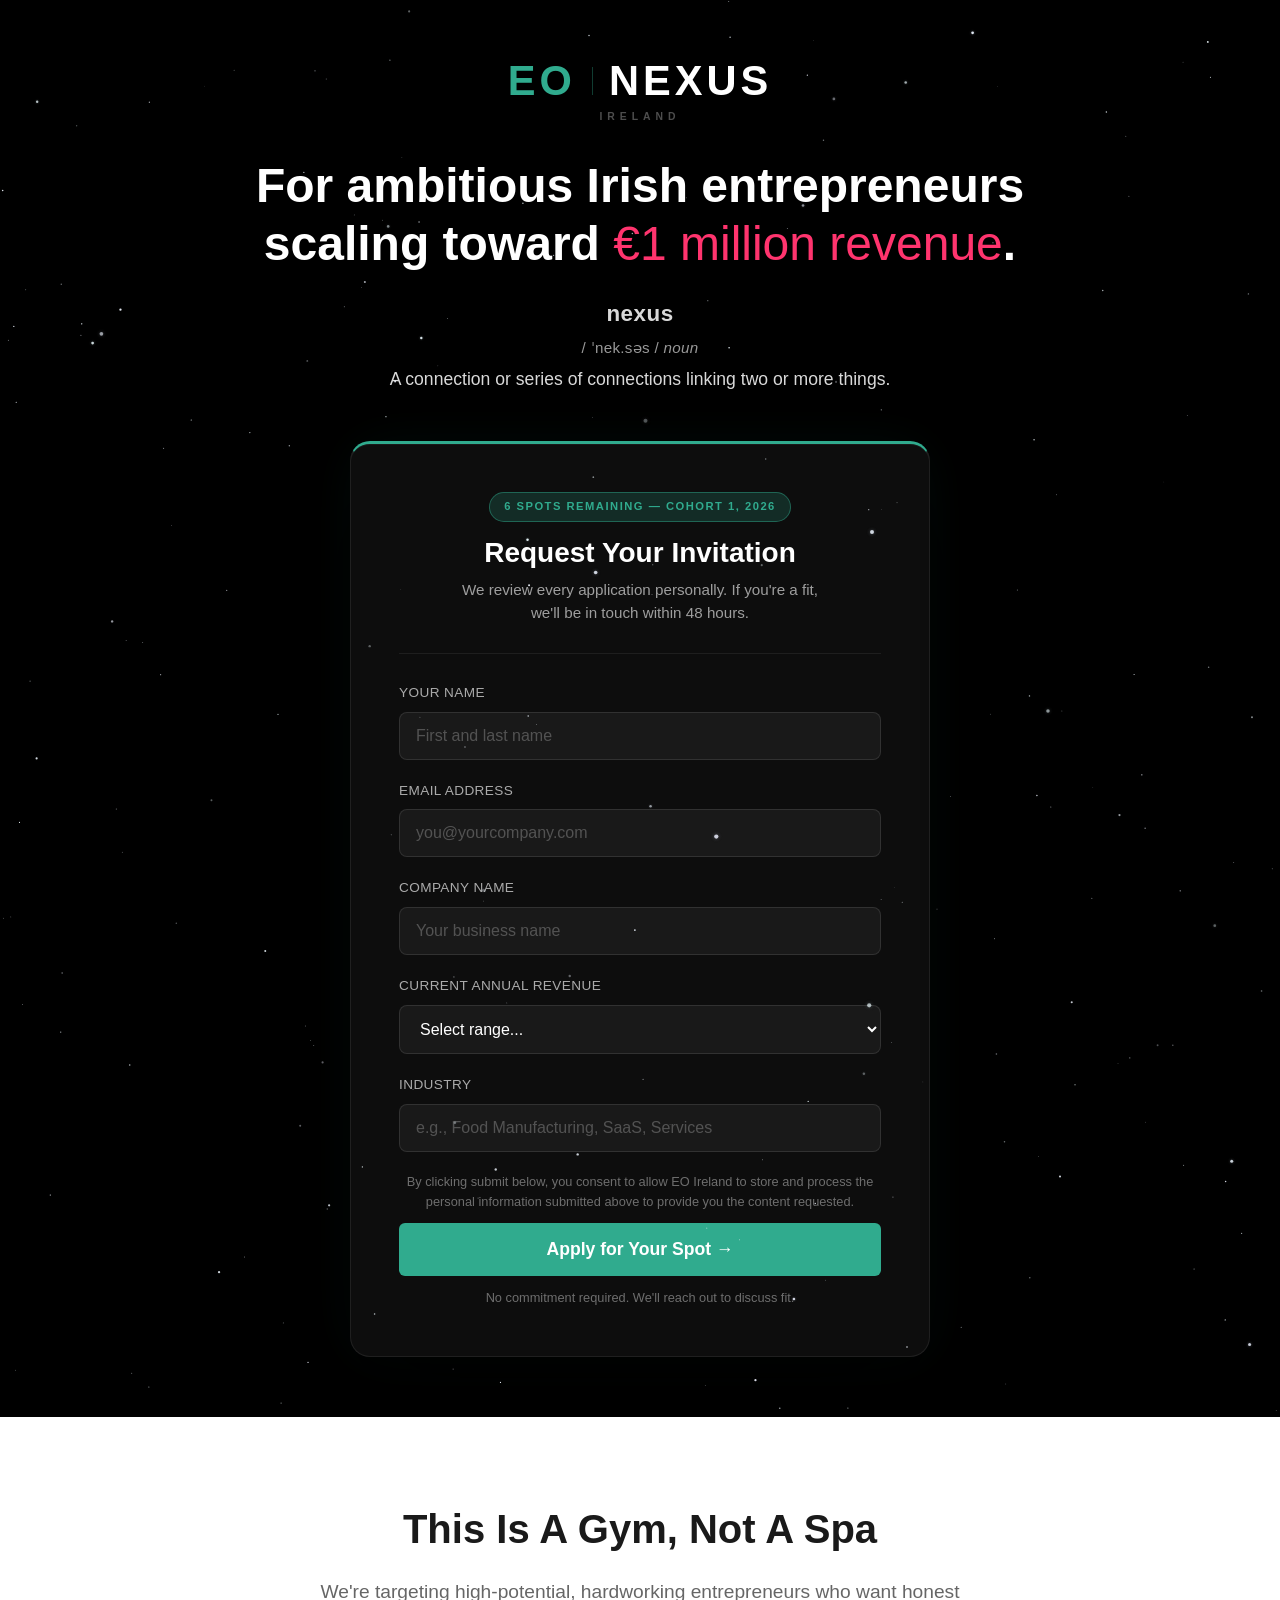
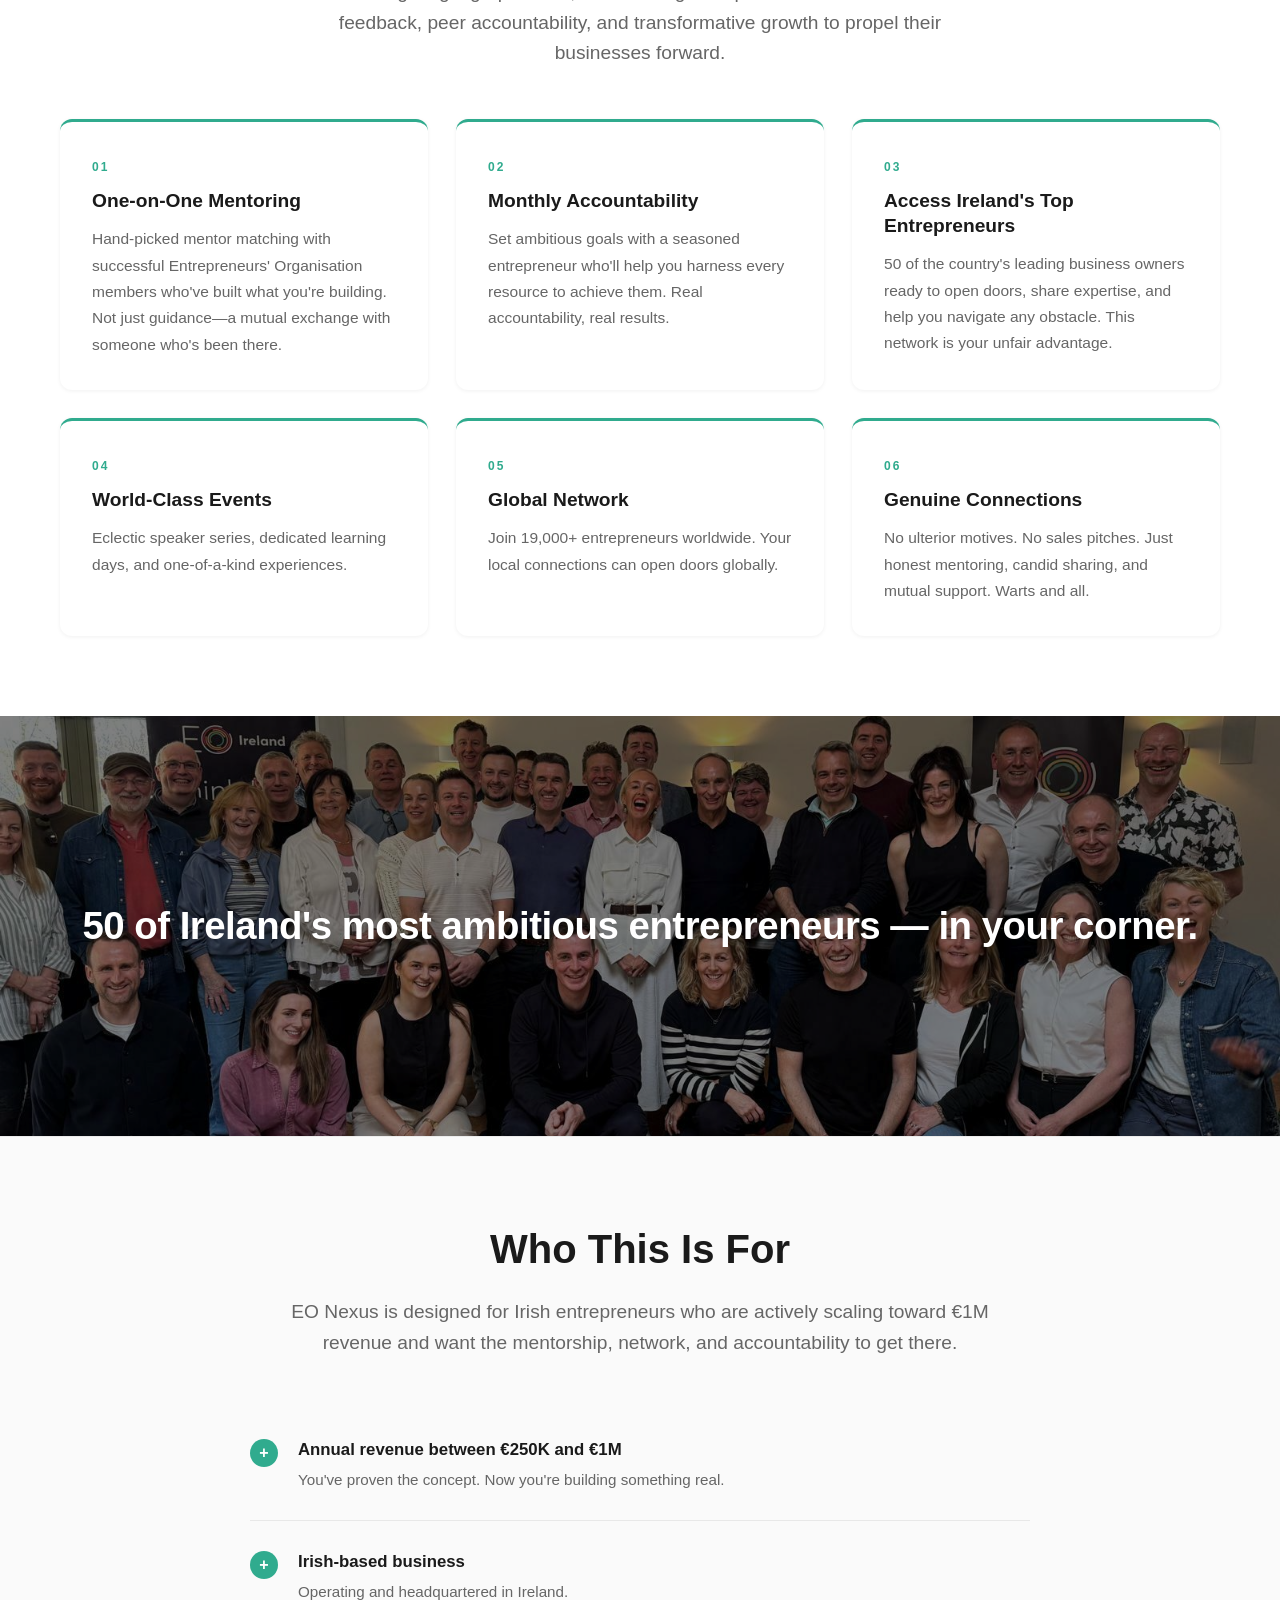
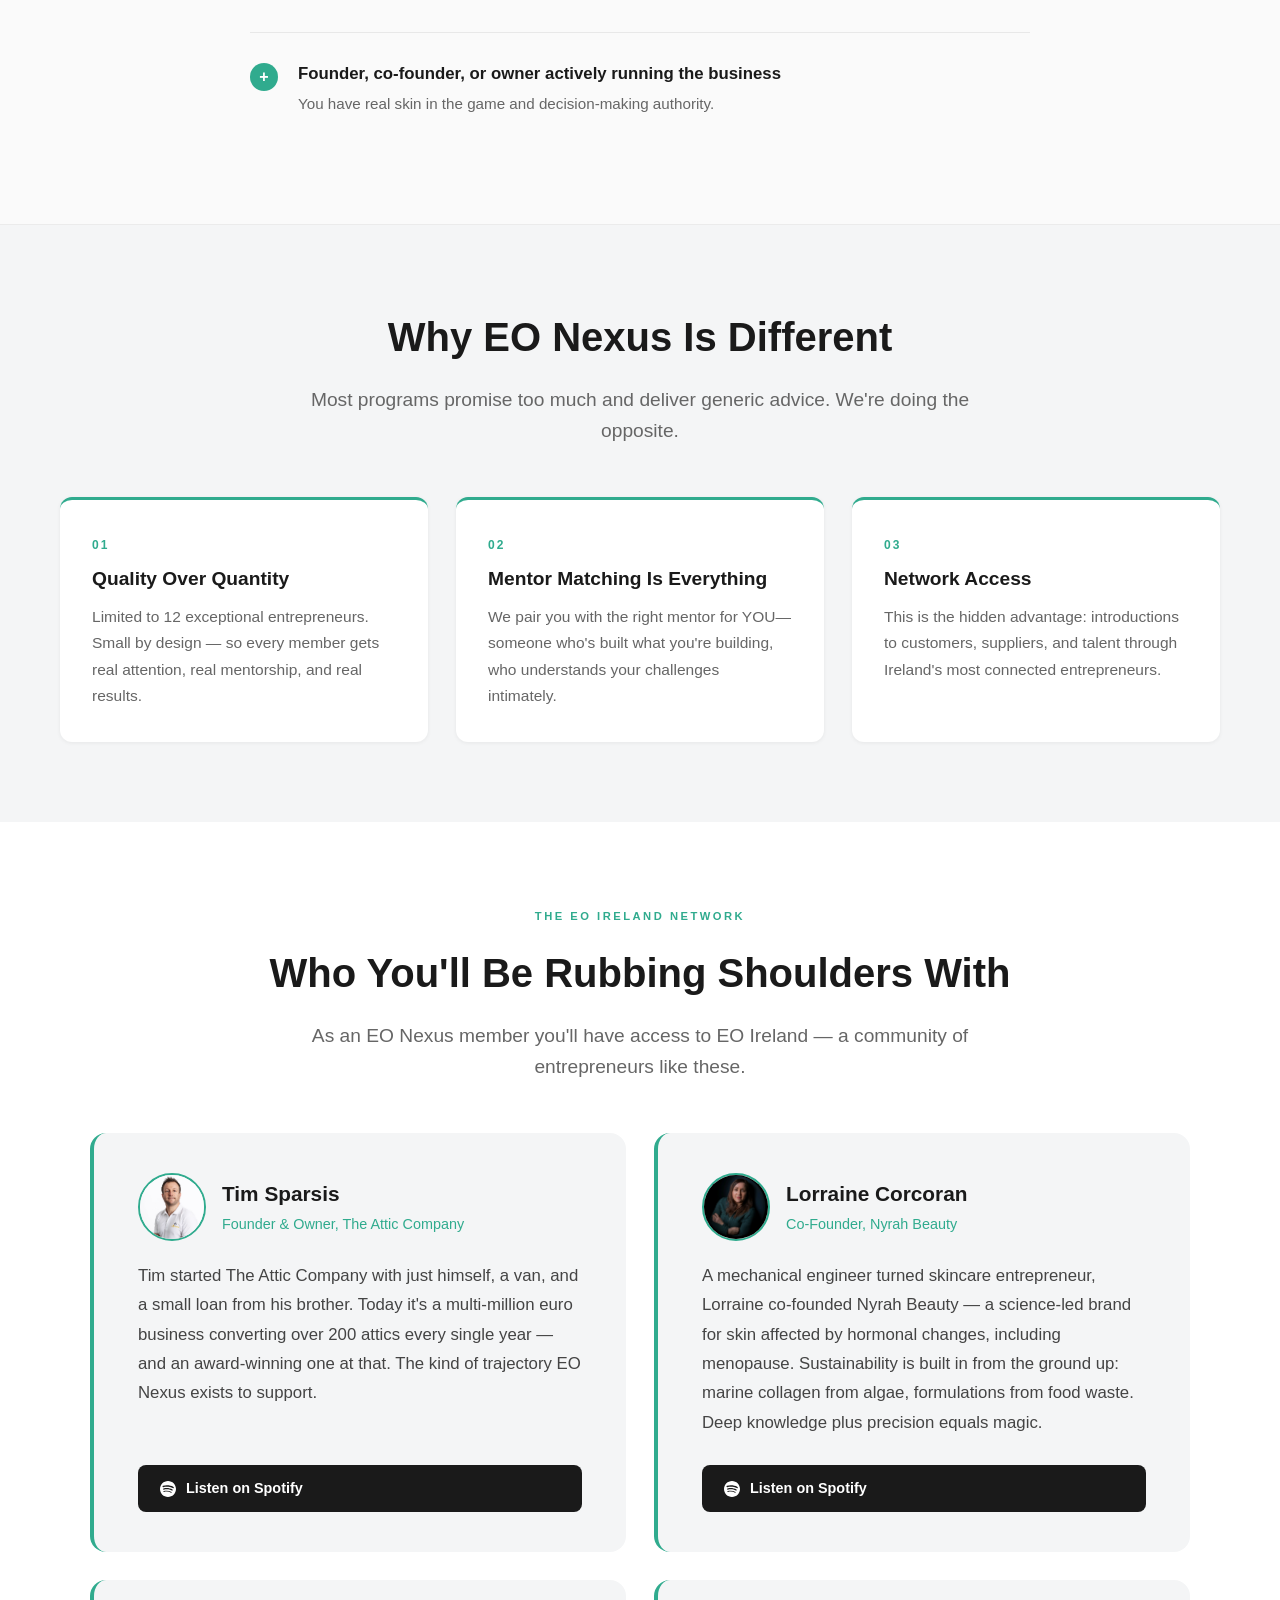
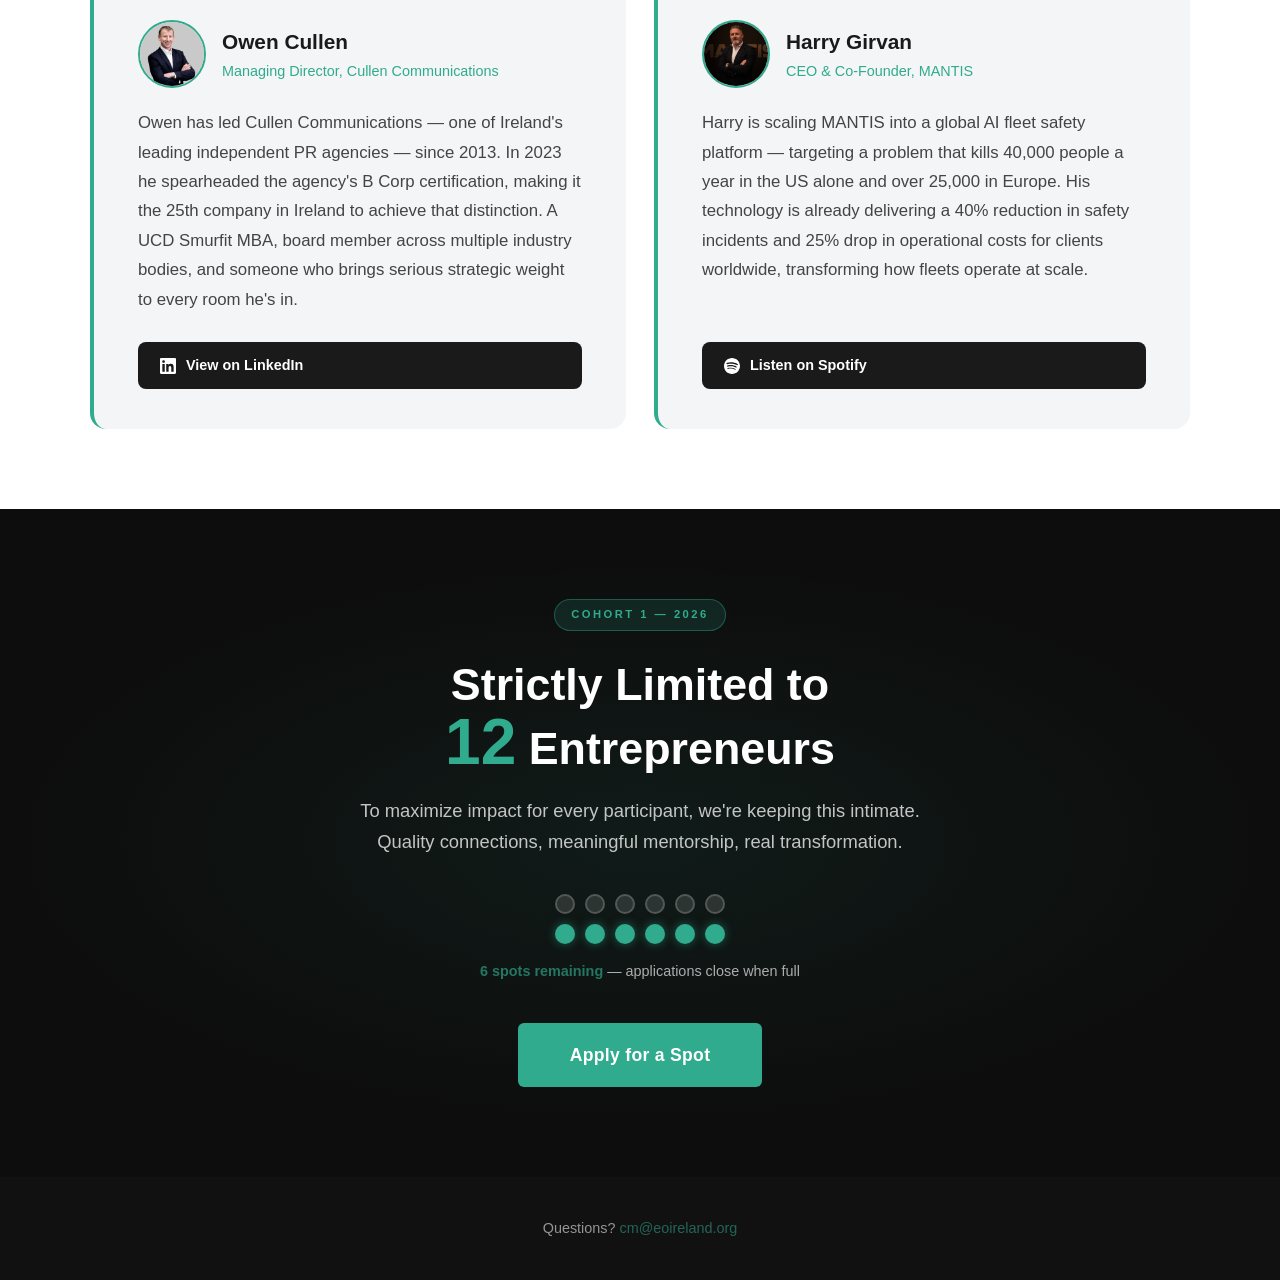
<file: index.html>
<!DOCTYPE html>
<html lang="en">
<head>
    <meta charset="UTF-8">
    <meta name="viewport" content="width=device-width, initial-scale=1.0">
    <title>EO Nexus Ireland | For Ambitious Irish Entrepreneurs Scaling to €1M</title>
    <meta name="description" content="Limited to 12 exceptional Irish entrepreneurs. Hand-picked mentorship. Access to Ireland's top business leaders.">
    <link rel="icon" type="image/png" href="favicon.ico">
    <link rel="stylesheet" href="styles.css">
    <!-- Google tag (gtag.js) -->
    <script async src="https://www.googletagmanager.com/gtag/js?id=G-VJ6G5GHTL7"></script>
    <script>
        window.dataLayer = window.dataLayer || [];
        function gtag(){dataLayer.push(arguments);}
        gtag('js', new Date());
        gtag('config', 'G-VJ6G5GHTL7');
    </script>
</head>
<body>
    <section class="hero">
        <canvas id="starCanvas"></canvas>
        <div class="container">
            <div class="hero-content">
                <div class="logo">
                    <div class="logo-wordmark">
                        <span class="logo-eo">EO</span>
                        <span class="logo-bar"></span>
                        <span class="logo-nexus">NEXUS</span>
                    </div>
                    <div class="logo-region">Ireland</div>
                </div>
                
                <h1>For ambitious Irish entrepreneurs scaling toward <span class="highlight">€1 million revenue</span>.</h1>

                <p class="definition">
                    <span class="definition-word">nexus</span>
                    <span class="definition-meta">/ ˈnek.səs / <em>noun</em></span>
                    <span class="definition-text">A connection or series of connections linking two or more things.</span>
                </p>
                
                <div class="cta-section" id="applyForm">
                    <div class="form-header">
                        <span class="form-badge">6 Spots Remaining — Cohort 1, 2026</span>
                        <h2 class="form-heading">Request Your Invitation</h2>
                        <p class="form-subtext">We review every application personally. If you're a fit, we'll be in touch within 48 hours.</p>
                    </div>

                    <hr class="form-divider">
                    <div id="successMessage" class="success-message" role="status">
                        Application received. We'll review it and be in touch within 48 hours.
                    </div>
                    <div id="errorMessage" class="error-message" role="alert">
                        Something went wrong submitting your application. Please try again in a moment.
                    </div>

                    <form id="interestForm" method="post">
                        <div class="form-group">
                            <label for="name">Your Name</label>
                            <input type="text" id="name" name="name" placeholder="First and last name" pattern=".*\S.*" title="Please enter your name" maxlength="100" required>
                        </div>

                        <div class="form-group">
                            <label for="email">Email Address</label>
                            <input type="email" id="email" name="email" placeholder="you@yourcompany.com" maxlength="254" required>
                        </div>

                        <div class="form-group">
                            <label for="company">Company Name</label>
                            <input type="text" id="company" name="company" placeholder="Your business name" maxlength="150" required>
                        </div>

                        <div class="form-group">
                            <label for="revenue">Current Annual Revenue</label>
                            <select id="revenue" name="revenue" required>
                                <option value="">Select range...</option>
                                <option value="under-250k">Under €250K</option>
                                <option value="250k-500k">€250K – €500K</option>
                                <option value="500k-750k">€500K – €750K</option>
                                <option value="750k-1m">€750K – €1M</option>
                                <option value="over-1m">Over €1M</option>
                            </select>
                        </div>

                        <div class="form-group">
                            <label for="industry">Industry</label>
                            <input type="text" id="industry" name="industry" placeholder="e.g., Food Manufacturing, SaaS, Services" maxlength="100" required>
                        </div>

                        <div class="hp-field" aria-hidden="true">
                            <label for="website">Website</label>
                            <input type="text" id="website" name="website" tabindex="-1" autocomplete="off">
                        </div>

                        <p class="form-disclaimer">By clicking submit below, you consent to allow EO Ireland to store and process the personal information submitted above to provide you the content requested.</p>
                        <button type="submit" class="btn-primary">Apply for Your Spot &rarr;</button>
                        <p class="form-disclaimer">No commitment required. We'll reach out to discuss fit.</p>
                    </form>
                </div>
            </div>
        </div>
    </section>

    <section class="section">
        <div class="container">
            <h2>This Is A Gym, Not A Spa</h2>
            <p class="section-intro">
                We're targeting high-potential, hardworking entrepreneurs who want honest feedback, 
                peer accountability, and transformative growth to propel their businesses forward.
            </p>
            
            <div class="benefits-grid">
                <div class="benefit-card">
                    <span class="card-number">01</span>
                    <h3>One-on-One Mentoring</h3>
                    <p>Hand-picked mentor matching with successful Entrepreneurs' Organisation members who've built what you're building. Not just guidance—a mutual exchange with someone who's been there.</p>
                </div>

                <div class="benefit-card">
                    <span class="card-number">02</span>
                    <h3>Monthly Accountability</h3>
                    <p>Set ambitious goals with a seasoned entrepreneur who'll help you harness every resource to achieve them. Real accountability, real results.</p>
                </div>

                <div class="benefit-card">
                    <span class="card-number">03</span>
                    <h3>Access Ireland's Top Entrepreneurs</h3>
                    <p>50 of the country's leading business owners ready to open doors, share expertise, and help you navigate any obstacle. This network is your unfair advantage.</p>
                </div>

                <div class="benefit-card">
                    <span class="card-number">04</span>
                    <h3>World-Class Events</h3>
                    <p>Eclectic speaker series, dedicated learning days, and one-of-a-kind experiences.</p>
                </div>

                <div class="benefit-card">
                    <span class="card-number">05</span>
                    <h3>Global Network</h3>
                    <p>Join 19,000+ entrepreneurs worldwide. Your local connections can open doors globally.</p>
                </div>

                <div class="benefit-card">
                    <span class="card-number">06</span>
                    <h3>Genuine Connections</h3>
                    <p>No ulterior motives. No sales pitches. Just honest mentoring, candid sharing, and mutual support. Warts and all.</p>
                </div>
            </div>
        </div>
    </section>

    <div class="spotlight-banner">
        <img src="EO-Ireland.jpg" alt="EO Ireland members" class="spotlight-banner-img">
        <div class="spotlight-banner-caption">50 of Ireland's most ambitious entrepreneurs — in your corner.</div>
    </div>

    <section class="who-for">
        <div class="container">
            <h2>Who This Is For</h2>
            <p class="section-intro">
                EO Nexus is designed for Irish entrepreneurs who are actively scaling toward €1M revenue and want the mentorship, network, and accountability to get there.
            </p>
            
            <ul class="criteria-list">
                <li class="criteria-item">
                    <span class="criteria-check">+</span>
                    <div>
                        <strong>Annual revenue between €250K and €1M</strong>
                        <p>You've proven the concept. Now you're building something real.</p>
                    </div>
                </li>
                <li class="criteria-item">
                    <span class="criteria-check">+</span>
                    <div>
                        <strong>Irish-based business</strong>
                        <p>Operating and headquartered in Ireland.</p>
                    </div>
                </li>
                <li class="criteria-item">
                    <span class="criteria-check">+</span>
                    <div>
                        <strong>Founder, co-founder, or owner actively running the business</strong>
                        <p>You have real skin in the game and decision-making authority.</p>
                    </div>
                </li>
            </ul>
        </div>
    </section>

    <section class="section section-dark">
        <div class="container">
            <h2>Why EO Nexus Is Different</h2>
            <p class="section-intro">
                Most programs promise too much and deliver generic advice. We're doing the opposite.
            </p>
            
            <div class="benefits-grid">
                <div class="benefit-card">
                    <span class="card-number">01</span>
                    <h3>Quality Over Quantity</h3>
                    <p>Limited to 12 exceptional entrepreneurs. Small by design — so every member gets real attention, real mentorship, and real results.</p>
                </div>

                <div class="benefit-card">
                    <span class="card-number">02</span>
                    <h3>Mentor Matching Is Everything</h3>
                    <p>We pair you with the right mentor for YOU—someone who's built what you're building, who understands your challenges intimately.</p>
                </div>

                <div class="benefit-card">
                    <span class="card-number">03</span>
                    <h3>Network Access</h3>
                    <p>This is the hidden advantage: introductions to customers, suppliers, and talent through Ireland's most connected entrepreneurs.</p>
                </div>
            </div>
        </div>
    </section>

    <section class="section member-spotlight">
        <div class="container">
            <span class="spotlight-label">The EO Ireland Network</span>
            <h2>Who You'll Be Rubbing Shoulders With</h2>
            <p class="section-intro">As an EO Nexus member you'll have access to EO Ireland — a community of entrepreneurs like these.</p>

            <div class="spotlight-grid">
                <div class="spotlight-card">
                    <div class="spotlight-meta">
                        <img src="tim-sparsis.jpeg" alt="Tim Sparsis" class="spotlight-photo">
                        <div>
                            <strong class="spotlight-name">Tim Sparsis</strong>
                            <span class="spotlight-role">Founder &amp; Owner, The Attic Company</span>
                        </div>
                    </div>
                    <p class="spotlight-bio">Tim started The Attic Company with just himself, a van, and a small loan from his brother. Today it's a multi-million euro business converting over 200 attics every single year — and an award-winning one at that. The kind of trajectory EO Nexus exists to support.</p>
                    <a href="https://open.spotify.com/episode/1LFWBbH2qSFc4775u2BtSK?si=CHAmRAcMS_OOUDqTNV-iTA" target="_blank" rel="noopener" class="btn-podcast">
                        <svg width="16" height="16" viewBox="0 0 24 24" fill="currentColor" xmlns="http://www.w3.org/2000/svg"><path d="M12 0C5.4 0 0 5.4 0 12s5.4 12 12 12 12-5.4 12-12S18.66 0 12 0zm5.521 17.34c-.24.359-.66.48-1.021.24-2.82-1.74-6.36-2.101-10.561-1.141-.418.122-.779-.179-.899-.539-.12-.421.18-.78.54-.9 4.56-1.021 8.52-.6 11.64 1.32.42.18.479.659.301 1.02zm1.44-3.3c-.301.42-.841.6-1.262.3-3.239-1.98-8.159-2.58-11.939-1.38-.479.12-1.02-.12-1.14-.6-.12-.48.12-1.021.6-1.141C9.6 9.9 15 10.561 18.72 12.84c.361.181.54.78.241 1.2zm.12-3.36C15.24 8.4 8.82 8.16 5.16 9.301c-.6.179-1.2-.181-1.38-.721-.18-.601.18-1.2.72-1.381 4.26-1.26 11.28-1.02 15.721 1.621.539.3.719 1.02.419 1.56-.299.421-1.02.599-1.559.3z"/></svg>
                        Listen on Spotify
                    </a>
                </div>

                <div class="spotlight-card">
                    <div class="spotlight-meta">
                        <img src="lorraine-corcoran.jpeg" alt="Lorraine Corcoran" class="spotlight-photo">
                        <div>
                            <strong class="spotlight-name">Lorraine Corcoran</strong>
                            <span class="spotlight-role">Co-Founder, Nyrah Beauty</span>
                        </div>
                    </div>
                    <p class="spotlight-bio">A mechanical engineer turned skincare entrepreneur, Lorraine co-founded Nyrah Beauty — a science-led brand for skin affected by hormonal changes, including menopause. Sustainability is built in from the ground up: marine collagen from algae, formulations from food waste. Deep knowledge plus precision equals magic.</p>
                    <a href="https://open.spotify.com/episode/4WPW17wEFFq39ZgBm0wLdZ?si=JPrSayWaQ1-X8lIywtfMWA" target="_blank" rel="noopener" class="btn-podcast">
                        <svg width="16" height="16" viewBox="0 0 24 24" fill="currentColor" xmlns="http://www.w3.org/2000/svg"><path d="M12 0C5.4 0 0 5.4 0 12s5.4 12 12 12 12-5.4 12-12S18.66 0 12 0zm5.521 17.34c-.24.359-.66.48-1.021.24-2.82-1.74-6.36-2.101-10.561-1.141-.418.122-.779-.179-.899-.539-.12-.421.18-.78.54-.9 4.56-1.021 8.52-.6 11.64 1.32.42.18.479.659.301 1.02zm1.44-3.3c-.301.42-.841.6-1.262.3-3.239-1.98-8.159-2.58-11.939-1.38-.479.12-1.02-.12-1.14-.6-.12-.48.12-1.021.6-1.141C9.6 9.9 15 10.561 18.72 12.84c.361.181.54.78.241 1.2zm.12-3.36C15.24 8.4 8.82 8.16 5.16 9.301c-.6.179-1.2-.181-1.38-.721-.18-.601.18-1.2.72-1.381 4.26-1.26 11.28-1.02 15.721 1.621.539.3.719 1.02.419 1.56-.299.421-1.02.599-1.559.3z"/></svg>
                        Listen on Spotify
                    </a>
                </div>

                <div class="spotlight-card">
                    <div class="spotlight-meta">
                        <img src="owen-cullen.jpeg" alt="Owen Cullen" class="spotlight-photo">
                        <div>
                            <strong class="spotlight-name">Owen Cullen</strong>
                            <span class="spotlight-role">Managing Director, Cullen Communications</span>
                        </div>
                    </div>
                    <p class="spotlight-bio">Owen has led Cullen Communications — one of Ireland's leading independent PR agencies — since 2013. In 2023 he spearheaded the agency's B Corp certification, making it the 25th company in Ireland to achieve that distinction. A UCD Smurfit MBA, board member across multiple industry bodies, and someone who brings serious strategic weight to every room he's in.</p>
                    <a href="https://www.linkedin.com/in/owen-cullen-6048a418/" target="_blank" rel="noopener" class="btn-podcast">
                        <svg width="16" height="16" viewBox="0 0 24 24" fill="currentColor" xmlns="http://www.w3.org/2000/svg"><path d="M20.447 20.452h-3.554v-5.569c0-1.328-.027-3.037-1.852-3.037-1.853 0-2.136 1.445-2.136 2.939v5.667H9.351V9h3.414v1.561h.046c.477-.9 1.637-1.85 3.37-1.85 3.601 0 4.267 2.37 4.267 5.455v6.286zM5.337 7.433a2.062 2.062 0 0 1-2.063-2.065 2.064 2.064 0 1 1 2.063 2.065zm1.782 13.019H3.555V9h3.564v11.452zM22.225 0H1.771C.792 0 0 .774 0 1.729v20.542C0 23.227.792 24 1.771 24h20.451C23.2 24 24 23.227 24 22.271V1.729C24 .774 23.2 0 22.222 0h.003z"/></svg>
                        View on LinkedIn
                    </a>
                </div>

                <div class="spotlight-card">
                    <div class="spotlight-meta">
                        <img src="harry-girvan.jpeg" alt="Harry Girvan" class="spotlight-photo">
                        <div>
                            <strong class="spotlight-name">Harry Girvan</strong>
                            <span class="spotlight-role">CEO & Co-Founder, MANTIS</span>
                        </div>
                    </div>
                    <p class="spotlight-bio">Harry is scaling MANTIS into a global AI fleet safety platform — targeting a problem that kills 40,000 people a year in the US alone and over 25,000 in Europe. His technology is already delivering a 40% reduction in safety incidents and 25% drop in operational costs for clients worldwide, transforming how fleets operate at scale.</p>
                    <a href="https://open.spotify.com/episode/6s7P3mKEPSRfpIAhPXAeIq?si=vqmVUSRwR_Gn7UeM_PrHxQ" target="_blank" rel="noopener" class="btn-podcast">
                        <svg width="16" height="16" viewBox="0 0 24 24" fill="currentColor" xmlns="http://www.w3.org/2000/svg"><path d="M12 0C5.4 0 0 5.4 0 12s5.4 12 12 12 12-5.4 12-12S18.66 0 12 0zm5.521 17.34c-.24.359-.66.48-1.021.24-2.82-1.74-6.36-2.101-10.561-1.141-.418.122-.779-.179-.899-.539-.12-.421.18-.78.54-.9 4.56-1.021 8.52-.6 11.64 1.32.42.18.479.659.301 1.02zm1.44-3.3c-.301.42-.841.6-1.262.3-3.239-1.98-8.159-2.58-11.939-1.38-.479.12-1.02-.12-1.14-.6-.12-.48.12-1.021.6-1.141C9.6 9.9 15 10.561 18.72 12.84c.361.181.54.78.241 1.2zm.12-3.36C15.24 8.4 8.82 8.16 5.16 9.301c-.6.179-1.2-.181-1.38-.721-.18-.601.18-1.2.72-1.381 4.26-1.26 11.28-1.02 15.721 1.621.539.3.719 1.02.419 1.56-.299.421-1.02.599-1.559.3z"/></svg>
                        Listen on Spotify
                    </a>
                </div>
            </div>
        </div>
    </section>

    <section class="exclusivity">
        <div class="container">
            <div class="exclusivity-content">
                <div class="spots-indicator">
                    <span class="spots-label">COHORT 1 — 2026</span>
                </div>
                <h2>Strictly Limited to<br><span class="spots-number">12</span> Entrepreneurs</h2>
                <p class="exclusivity-body">
                    To maximize impact for every participant, we're keeping this intimate.
                    Quality connections, meaningful mentorship, real transformation.
                </p>
                <div class="spots-grid">
                    <div class="spot taken"></div>
                    <div class="spot taken"></div>
                    <div class="spot taken"></div>
                    <div class="spot taken"></div>
                    <div class="spot taken"></div>
                    <div class="spot taken"></div>
                    <div class="spot available"></div>
                    <div class="spot available"></div>
                    <div class="spot available"></div>
                    <div class="spot available"></div>
                    <div class="spot available"></div>
                    <div class="spot available"></div>
                </div>
                <p class="spots-status"><span class="spots-remaining">6 spots remaining</span> — applications close when full</p>
                <a href="#applyForm" class="btn-exclusivity">Apply for a Spot</a>
            </div>
        </div>
    </section>

    <footer class="footer">
        <div class="container">
            <p>Questions? <a href="mailto:cm@eoireland.org">cm@eoireland.org</a></p>
        </div>
    </footer>

    <script>
        (function () {
            const canvas = document.getElementById('starCanvas');
            const ctx = canvas.getContext('2d');

            const STAR_COUNT = 220;
            const stars = [];

            function resize() {
                canvas.width = canvas.offsetWidth;
                canvas.height = canvas.offsetHeight;
            }

            function rand(min, max) {
                return Math.random() * (max - min) + min;
            }

            function createStar() {
                const size = Math.random();
                return {
                    x: rand(0, canvas.width),
                    y: rand(0, canvas.height),
                    // three tiers: tiny, medium, bright
                    radius: size < 0.7 ? rand(0.3, 0.8) : size < 0.93 ? rand(0.8, 1.4) : rand(1.4, 2.2),
                    // subtle blue/white tint like Grok's palette
                    hue: rand(190, 230),
                    opacity: rand(0.3, 1),
                    twinkleSpeed: rand(0.003, 0.012),
                    twinkleDir: Math.random() < 0.5 ? 1 : -1,
                    driftX: rand(-0.02, 0.02),
                    driftY: rand(-0.01, 0.01),
                };
            }

            function initStars() {
                stars.length = 0;
                for (let i = 0; i < STAR_COUNT; i++) {
                    stars.push(createStar());
                }
            }

            function drawStar(s) {
                ctx.beginPath();
                ctx.arc(s.x, s.y, s.radius, 0, Math.PI * 2);
                ctx.fillStyle = `hsla(${s.hue}, 60%, 95%, ${s.opacity})`;
                ctx.fill();

                // glow for the larger stars
                if (s.radius > 1.2) {
                    ctx.beginPath();
                    ctx.arc(s.x, s.y, s.radius * 3, 0, Math.PI * 2);
                    const grad = ctx.createRadialGradient(s.x, s.y, 0, s.x, s.y, s.radius * 3);
                    grad.addColorStop(0, `hsla(${s.hue}, 70%, 90%, ${s.opacity * 0.25})`);
                    grad.addColorStop(1, 'transparent');
                    ctx.fillStyle = grad;
                    ctx.fill();
                }
            }

            function tick() {
                ctx.clearRect(0, 0, canvas.width, canvas.height);

                for (const s of stars) {
                    // twinkle
                    s.opacity += s.twinkleSpeed * s.twinkleDir;
                    if (s.opacity >= 1)      { s.opacity = 1;   s.twinkleDir = -1; }
                    else if (s.opacity <= 0.15) { s.opacity = 0.15; s.twinkleDir = 1; }

                    // slow drift
                    s.x += s.driftX;
                    s.y += s.driftY;

                    // wrap around edges
                    if (s.x < 0) s.x = canvas.width;
                    if (s.x > canvas.width) s.x = 0;
                    if (s.y < 0) s.y = canvas.height;
                    if (s.y > canvas.height) s.y = 0;

                    drawStar(s);
                }

                requestAnimationFrame(tick);
            }

            window.addEventListener('resize', () => {
                resize();
                initStars();
            });

            resize();
            initStars();
            tick();
        })();
    </script>
    <script>
        // Form handling lives in its own script block so a failure in the
        // decorative canvas code above can never prevent the submit handler
        // from attaching (which would fall back to a native GET submit,
        // leaking applicant details into the URL).

        // HubSpot Forms Submission API — EO Ireland portal / EO Nexus application form
        const HUBSPOT_SUBMIT_URL = 'https://api.hsforms.com/submissions/v3/integration/submit/8966910/0c940532-366f-4289-98aa-5cc454201603';
        const HUBSPOT_CONTACT = '0-1'; // objectTypeId for contact properties

        document.getElementById('interestForm').addEventListener('submit', function(e) {
            e.preventDefault();

            const form = this;
            const submitBtn = form.querySelector('button[type="submit"]');
            const successMessage = document.getElementById('successMessage');
            const errorMessage = document.getElementById('errorMessage');

            // Honeypot: real users never see this field; silently drop bot fills
            if (form.querySelector('[name="website"]').value) {
                successMessage.classList.add('show');
                form.reset();
                return;
            }

            const fullName = form.querySelector('[name="name"]').value.trim();
            const nameParts = fullName.split(/\s+/);
            const firstname = nameParts[0] || '';
            // HubSpot form requires a last name; '-' marks "not provided"
            const lastname = nameParts.slice(1).join(' ') || '-';

            const revenueSelect = form.querySelector('[name="revenue"]');
            const revenueLabel = revenueSelect.selectedOptions[0] ? revenueSelect.selectedOptions[0].text : '';

            // Membership tier on the HubSpot form is inferred from the revenue band.
            // Values must byte-match the form's dropdown options — including the
            // unbalanced paren in the Accelerator option, which is exactly how the
            // option is defined in the live HubSpot form (verified 2026-06-10).
            const ACCELERATOR_BANDS = ['250k-500k', '500k-750k', '750k-1m'];
            const membershipType =
                revenueSelect.value === 'over-1m'               ? 'EO Membership (Revenue: €1m+)' :
                ACCELERATOR_BANDS.includes(revenueSelect.value) ? 'Accelerator Member (Revenue (€250k-€1m)' :
                                                                  'Other Query';

            // The HubSpot form has no company/industry/revenue fields, so they go
            // into the required "Tell us about yourself" message field
            const message =
                'Company: ' + form.querySelector('[name="company"]').value + '\n' +
                'Industry: ' + form.querySelector('[name="industry"]').value + '\n' +
                'Annual Revenue: ' + revenueLabel;

            const payload = {
                fields: [
                    { objectTypeId: HUBSPOT_CONTACT, name: 'firstname', value: firstname },
                    { objectTypeId: HUBSPOT_CONTACT, name: 'lastname', value: lastname },
                    { objectTypeId: HUBSPOT_CONTACT, name: 'email', value: form.querySelector('[name="email"]').value },
                    { objectTypeId: HUBSPOT_CONTACT, name: 'message', value: message },
                    { objectTypeId: HUBSPOT_CONTACT, name: 'membership_type', value: membershipType }
                ],
                context: {
                    pageUri: window.location.href,
                    pageName: document.title
                },
                legalConsentOptions: {
                    consent: {
                        consentToProcess: true,
                        text: 'By clicking submit below, you consent to allow EO Ireland to store and process the personal information submitted above to provide you the content requested.'
                    }
                }
            };

            const hutk = document.cookie.match(/(?:^|;\s*)hubspotutk=([^;]+)/);
            if (hutk) payload.context.hutk = hutk[1];

            successMessage.classList.remove('show');
            errorMessage.classList.remove('show');
            submitBtn.disabled = true;
            const originalBtnHtml = submitBtn.innerHTML;
            submitBtn.textContent = 'Submitting…';

            fetch(HUBSPOT_SUBMIT_URL, {
                method: 'POST',
                headers: { 'Content-Type': 'application/json' },
                body: JSON.stringify(payload),
                keepalive: true,
                signal: (typeof AbortSignal !== 'undefined' && AbortSignal.timeout) ? AbortSignal.timeout(15000) : undefined
            }).then(function(res) {
                if (!res.ok) {
                    const httpError = new Error('HubSpot submission failed: HTTP ' + res.status);
                    httpError.isValidation = res.status >= 400 && res.status < 500;
                    throw httpError;
                }
                if (typeof gtag === 'function') gtag('event', 'generate_lead', { form: 'eo_nexus_application' });
                successMessage.classList.add('show');
                form.reset();
            }).catch(function(err) {
                console.error('Application form submission failed', err);
                errorMessage.textContent = (err && err.isValidation)
                    ? 'There was a problem with your submission — please check your details and try again.'
                    : 'Something went wrong submitting your application. Please try again in a moment.';
                if (typeof gtag === 'function') gtag('event', 'form_submit_error', { form: 'eo_nexus_application', error: String((err && err.message) || err) });
                errorMessage.classList.add('show');
            }).finally(function() {
                submitBtn.disabled = false;
                submitBtn.innerHTML = originalBtnHtml;
            });
        });
    </script>
</body>
</html>
</file>
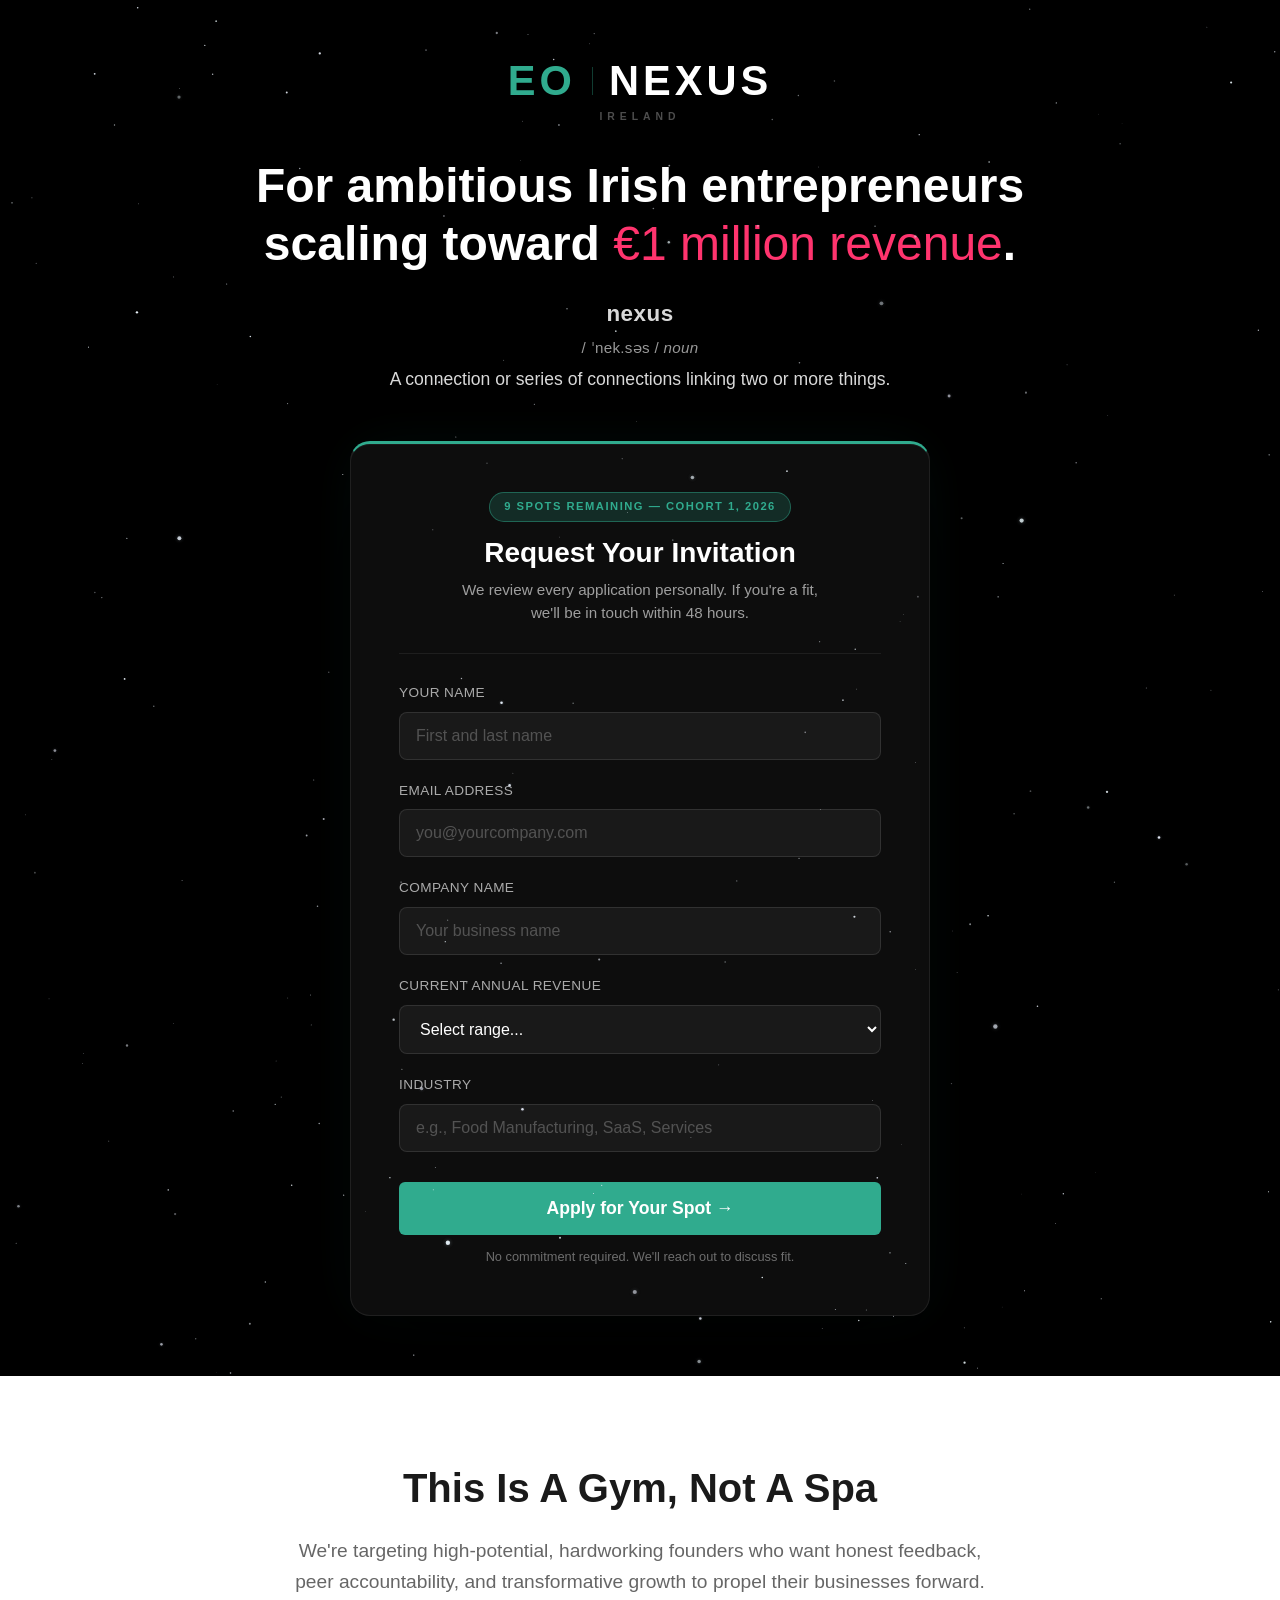
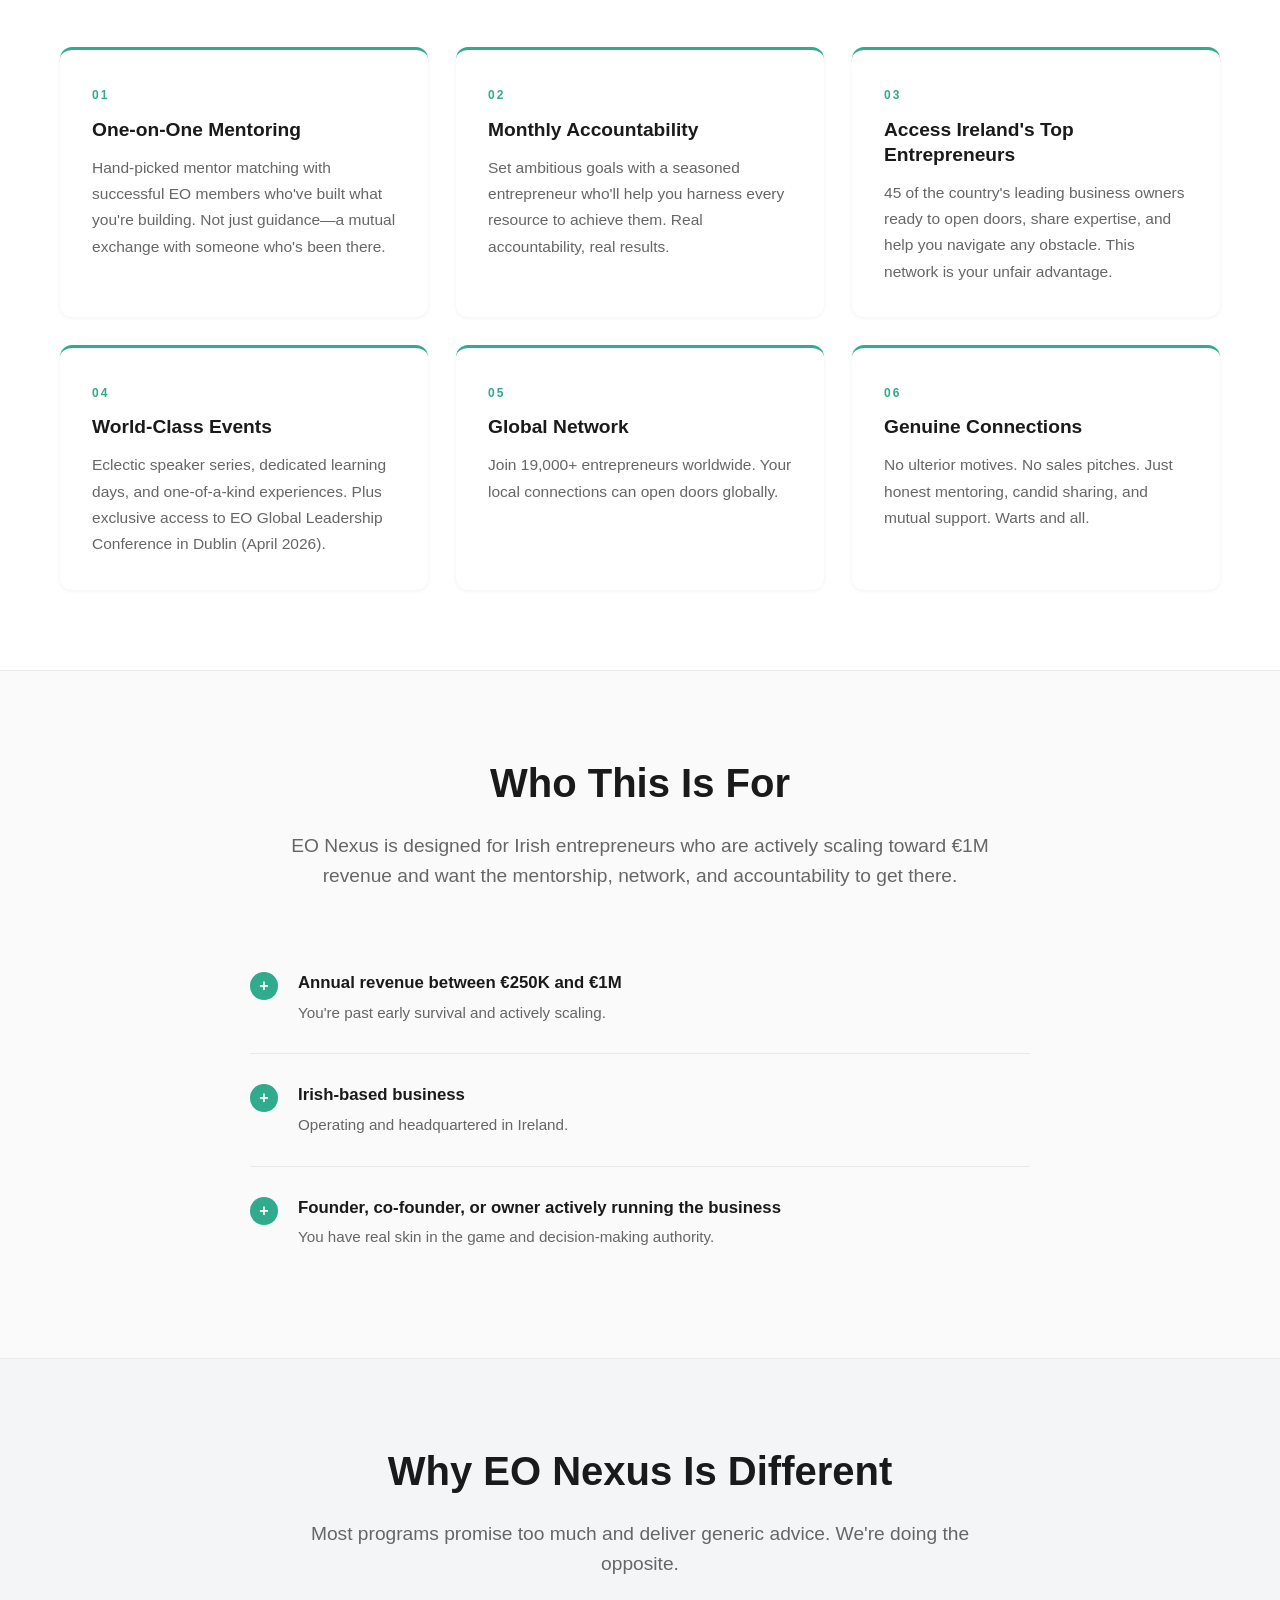
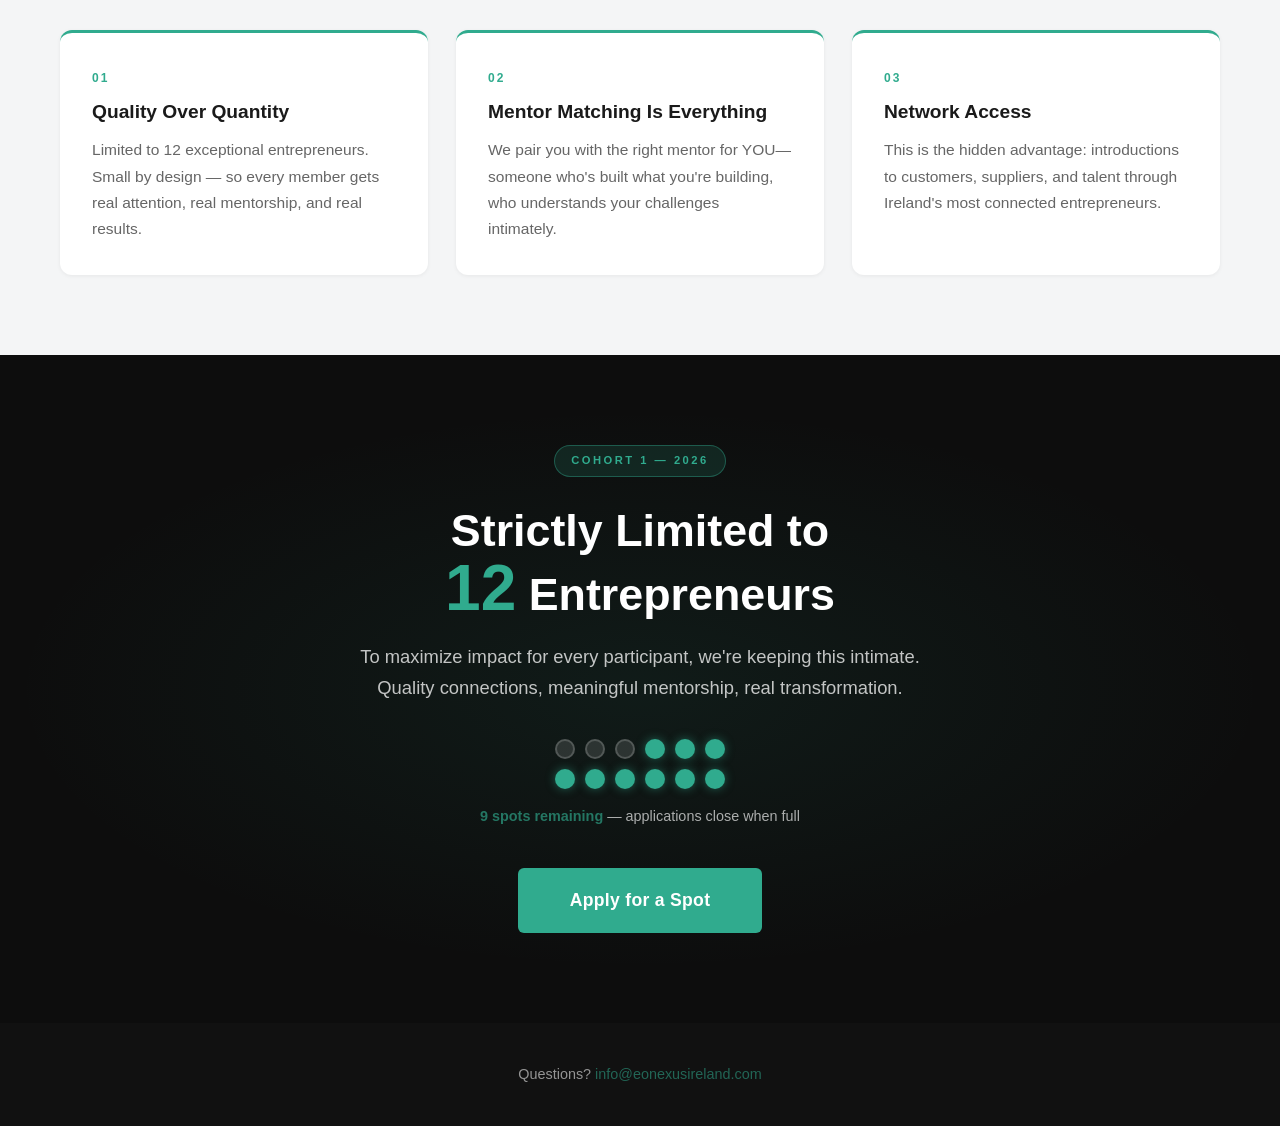
<file: eonexusireland-landing-page-WITH-FORM.html>
<!DOCTYPE html>
<html lang="en">
<head>
    <meta charset="UTF-8">
    <meta name="viewport" content="width=device-width, initial-scale=1.0">
    <title>EO Nexus Ireland | For Ambitious Irish Entrepreneurs Scaling to €1M</title>
    <meta name="description" content="Limited to 12 exceptional Irish entrepreneurs. Hand-picked mentorship. Access to Ireland's top business leaders. No VC required.">
    <link rel="icon" type="image/png" href="favicon.ico">
    <link rel="stylesheet" href="styles.css">
</head>
<body>
    <section class="hero">
        <canvas id="starCanvas"></canvas>
        <div class="container">
            <div class="hero-content">
                <div class="logo">
                    <div class="logo-wordmark">
                        <span class="logo-eo">EO</span>
                        <span class="logo-bar"></span>
                        <span class="logo-nexus">NEXUS</span>
                    </div>
                    <div class="logo-region">Ireland</div>
                </div>
                
                <h1>For ambitious Irish entrepreneurs scaling toward <span class="highlight">€1 million revenue</span>.</h1>

                <p class="definition">
                    <span class="definition-word">nexus</span>
                    <span class="definition-meta">/ ˈnek.səs / <em>noun</em></span>
                    <span class="definition-text">A connection or series of connections linking two or more things.</span>
                </p>
                
                <div class="cta-section" id="applyForm">
                    <div class="form-header">
                        <span class="form-badge">9 Spots Remaining — Cohort 1, 2026</span>
                        <h2 class="form-heading">Request Your Invitation</h2>
                        <p class="form-subtext">We review every application personally. If you're a fit, we'll be in touch within 48 hours.</p>
                    </div>

                    <hr class="form-divider">
                    <div id="successMessage" class="success-message">
                        Application received. We'll review it and be in touch within 48 hours.
                    </div>

                    <form id="interestForm">
                        <div class="form-group">
                            <label for="name">Your Name</label>
                            <input type="text" id="name" name="name" placeholder="First and last name" required>
                        </div>

                        <div class="form-group">
                            <label for="email">Email Address</label>
                            <input type="email" id="email" name="email" placeholder="you@yourcompany.com" required>
                        </div>

                        <div class="form-group">
                            <label for="company">Company Name</label>
                            <input type="text" id="company" name="company" placeholder="Your business name" required>
                        </div>

                        <div class="form-group">
                            <label for="revenue">Current Annual Revenue</label>
                            <select id="revenue" name="revenue" required>
                                <option value="">Select range...</option>
                                <option value="under-250k">Under €250K</option>
                                <option value="250k-500k">€250K – €500K</option>
                                <option value="500k-750k">€500K – €750K</option>
                                <option value="750k-1m">€750K – €1M</option>
                                <option value="over-1m">Over €1M</option>
                            </select>
                        </div>

                        <div class="form-group">
                            <label for="industry">Industry</label>
                            <input type="text" id="industry" name="industry" placeholder="e.g., Food Manufacturing, SaaS, Services" required>
                        </div>

                        <button type="submit" class="btn-primary">Apply for Your Spot &rarr;</button>
                        <p class="form-disclaimer">No commitment required. We'll reach out to discuss fit.</p>
                    </form>
                </div>
            </div>
        </div>
    </section>

    <section class="section">
        <div class="container">
            <h2>This Is A Gym, Not A Spa</h2>
            <p class="section-intro">
                We're targeting high-potential, hardworking founders who want honest feedback, 
                peer accountability, and transformative growth to propel their businesses forward.
            </p>
            
            <div class="benefits-grid">
                <div class="benefit-card">
                    <span class="card-number">01</span>
                    <h3>One-on-One Mentoring</h3>
                    <p>Hand-picked mentor matching with successful EO members who've built what you're building. Not just guidance—a mutual exchange with someone who's been there.</p>
                </div>

                <div class="benefit-card">
                    <span class="card-number">02</span>
                    <h3>Monthly Accountability</h3>
                    <p>Set ambitious goals with a seasoned entrepreneur who'll help you harness every resource to achieve them. Real accountability, real results.</p>
                </div>

                <div class="benefit-card">
                    <span class="card-number">03</span>
                    <h3>Access Ireland's Top Entrepreneurs</h3>
                    <p>45 of the country's leading business owners ready to open doors, share expertise, and help you navigate any obstacle. This network is your unfair advantage.</p>
                </div>

                <div class="benefit-card">
                    <span class="card-number">04</span>
                    <h3>World-Class Events</h3>
                    <p>Eclectic speaker series, dedicated learning days, and one-of-a-kind experiences. Plus exclusive access to EO Global Leadership Conference in Dublin (April 2026).</p>
                </div>

                <div class="benefit-card">
                    <span class="card-number">05</span>
                    <h3>Global Network</h3>
                    <p>Join 19,000+ entrepreneurs worldwide. Your local connections can open doors globally.</p>
                </div>

                <div class="benefit-card">
                    <span class="card-number">06</span>
                    <h3>Genuine Connections</h3>
                    <p>No ulterior motives. No sales pitches. Just honest mentoring, candid sharing, and mutual support. Warts and all.</p>
                </div>
            </div>
        </div>
    </section>

    <section class="who-for">
        <div class="container">
            <h2>Who This Is For</h2>
            <p class="section-intro">
                EO Nexus is designed for Irish entrepreneurs who are actively scaling toward €1M revenue and want the mentorship, network, and accountability to get there.
            </p>
            
            <ul class="criteria-list">
                <li class="criteria-item">
                    <span class="criteria-check">+</span>
                    <div>
                        <strong>Annual revenue between €250K and €1M</strong>
                        <p>You're past early survival and actively scaling.</p>
                    </div>
                </li>
                <li class="criteria-item">
                    <span class="criteria-check">+</span>
                    <div>
                        <strong>Irish-based business</strong>
                        <p>Operating and headquartered in Ireland.</p>
                    </div>
                </li>
                <li class="criteria-item">
                    <span class="criteria-check">+</span>
                    <div>
                        <strong>Founder, co-founder, or owner actively running the business</strong>
                        <p>You have real skin in the game and decision-making authority.</p>
                    </div>
                </li>
            </ul>
        </div>
    </section>

    <section class="section section-dark">
        <div class="container">
            <h2>Why EO Nexus Is Different</h2>
            <p class="section-intro">
                Most programs promise too much and deliver generic advice. We're doing the opposite.
            </p>
            
            <div class="benefits-grid">
                <div class="benefit-card">
                    <span class="card-number">01</span>
                    <h3>Quality Over Quantity</h3>
                    <p>Limited to 12 exceptional entrepreneurs. Small by design — so every member gets real attention, real mentorship, and real results.</p>
                </div>

                <div class="benefit-card">
                    <span class="card-number">02</span>
                    <h3>Mentor Matching Is Everything</h3>
                    <p>We pair you with the right mentor for YOU—someone who's built what you're building, who understands your challenges intimately.</p>
                </div>

                <div class="benefit-card">
                    <span class="card-number">03</span>
                    <h3>Network Access</h3>
                    <p>This is the hidden advantage: introductions to customers, suppliers, and talent through Ireland's most connected entrepreneurs.</p>
                </div>
            </div>
        </div>
    </section>

    <section class="exclusivity">
        <div class="container">
            <div class="exclusivity-content">
                <div class="spots-indicator">
                    <span class="spots-label">COHORT 1 — 2026</span>
                </div>
                <h2>Strictly Limited to<br><span class="spots-number">12</span> Entrepreneurs</h2>
                <p class="exclusivity-body">
                    To maximize impact for every participant, we're keeping this intimate.
                    Quality connections, meaningful mentorship, real transformation.
                </p>
                <div class="spots-grid">
                    <div class="spot taken"></div>
                    <div class="spot taken"></div>
                    <div class="spot taken"></div>
                    <div class="spot available"></div>
                    <div class="spot available"></div>
                    <div class="spot available"></div>
                    <div class="spot available"></div>
                    <div class="spot available"></div>
                    <div class="spot available"></div>
                    <div class="spot available"></div>
                    <div class="spot available"></div>
                    <div class="spot available"></div>
                </div>
                <p class="spots-status"><span class="spots-remaining">9 spots remaining</span> — applications close when full</p>
                <a href="#applyForm" class="btn-exclusivity">Apply for a Spot</a>
            </div>
        </div>
    </section>

    <footer class="footer">
        <div class="container">
            <p>Questions? <a href="mailto:info@eonexusireland.com">info@eonexusireland.com</a></p>
        </div>
    </footer>

    <script>
        (function () {
            const canvas = document.getElementById('starCanvas');
            const ctx = canvas.getContext('2d');

            const STAR_COUNT = 220;
            const stars = [];

            function resize() {
                canvas.width = canvas.offsetWidth;
                canvas.height = canvas.offsetHeight;
            }

            function rand(min, max) {
                return Math.random() * (max - min) + min;
            }

            function createStar() {
                const size = Math.random();
                return {
                    x: rand(0, canvas.width),
                    y: rand(0, canvas.height),
                    // three tiers: tiny, medium, bright
                    radius: size < 0.7 ? rand(0.3, 0.8) : size < 0.93 ? rand(0.8, 1.4) : rand(1.4, 2.2),
                    // subtle blue/white tint like Grok's palette
                    hue: rand(190, 230),
                    opacity: rand(0.3, 1),
                    twinkleSpeed: rand(0.003, 0.012),
                    twinkleDir: Math.random() < 0.5 ? 1 : -1,
                    driftX: rand(-0.02, 0.02),
                    driftY: rand(-0.01, 0.01),
                };
            }

            function initStars() {
                stars.length = 0;
                for (let i = 0; i < STAR_COUNT; i++) {
                    stars.push(createStar());
                }
            }

            function drawStar(s) {
                ctx.beginPath();
                ctx.arc(s.x, s.y, s.radius, 0, Math.PI * 2);
                ctx.fillStyle = `hsla(${s.hue}, 60%, 95%, ${s.opacity})`;
                ctx.fill();

                // glow for the larger stars
                if (s.radius > 1.2) {
                    ctx.beginPath();
                    ctx.arc(s.x, s.y, s.radius * 3, 0, Math.PI * 2);
                    const grad = ctx.createRadialGradient(s.x, s.y, 0, s.x, s.y, s.radius * 3);
                    grad.addColorStop(0, `hsla(${s.hue}, 70%, 90%, ${s.opacity * 0.25})`);
                    grad.addColorStop(1, 'transparent');
                    ctx.fillStyle = grad;
                    ctx.fill();
                }
            }

            function tick() {
                ctx.clearRect(0, 0, canvas.width, canvas.height);

                for (const s of stars) {
                    // twinkle
                    s.opacity += s.twinkleSpeed * s.twinkleDir;
                    if (s.opacity >= 1)      { s.opacity = 1;   s.twinkleDir = -1; }
                    else if (s.opacity <= 0.15) { s.opacity = 0.15; s.twinkleDir = 1; }

                    // slow drift
                    s.x += s.driftX;
                    s.y += s.driftY;

                    // wrap around edges
                    if (s.x < 0) s.x = canvas.width;
                    if (s.x > canvas.width) s.x = 0;
                    if (s.y < 0) s.y = canvas.height;
                    if (s.y > canvas.height) s.y = 0;

                    drawStar(s);
                }

                requestAnimationFrame(tick);
            }

            window.addEventListener('resize', () => {
                resize();
                initStars();
            });

            resize();
            initStars();
            tick();
        })();

        document.getElementById('interestForm').addEventListener('submit', async function(e) {
            e.preventDefault();

            const submitBtn = this.querySelector('button[type="submit"]');
            const originalText = submitBtn.innerHTML;
            submitBtn.textContent = 'Submitting...';
            submitBtn.disabled = true;

            const formData = new FormData(this);

            try {
                const response = await fetch("https://script.google.com/macros/s/AKfycbzRDS-T9kE5uAwz7fj_XmFc9R9fgwTdM7nwCqtqgIvEFOs3jNVZlJSsEtFuts1oqIKc/exec", {
                    method: "POST",
                    body: formData
                });

                const data = await response.json();

                if (data.result === 'success') {
                    document.getElementById('successMessage').classList.add('show');
                    this.reset();

                    setTimeout(function() {
                        document.getElementById('successMessage').classList.remove('show');
                    }, 5000);
                } else {
                    alert("Something went wrong. Please email info@eonexusireland.com directly.");
                }
            } catch (error) {
                console.error('Form submission error:', error);
                alert("Something went wrong. Please email info@eonexusireland.com directly.");
            } finally {
                submitBtn.innerHTML = originalText;
                submitBtn.disabled = false;
            }
        });
    </script>
</body>
</html>
</file>
<file: styles.css>
* {
    margin: 0;
    padding: 0;
    box-sizing: border-box;
}

html {
    scroll-behavior: smooth;
    background: #000000;
}

body {
    font-family: -apple-system, BlinkMacSystemFont, 'Segoe UI', Roboto, Oxygen, Ubuntu, Cantarell, sans-serif;
    line-height: 1.6;
    color: #1a1a1a;
    background: #ffffff;
}

.container {
    max-width: 1200px;
    margin: 0 auto;
    padding: 0 20px;
}

/* ─── Hero ─────────────────────────────────── */

.hero {
    min-height: 90vh;
    display: flex;
    align-items: center;
    background: #000000;
    color: white;
    padding: 60px 0;
    position: relative;
    overflow: hidden;
}

#starCanvas {
    position: absolute;
    top: 0;
    left: 0;
    width: 100%;
    height: 100%;
    pointer-events: none;
}

.hero-content {
    max-width: 800px;
    margin: 0 auto;
    text-align: center;
}

.logo {
    display: flex;
    flex-direction: column;
    align-items: center;
    gap: 7px;
    margin-bottom: 2rem;
}

.logo-wordmark {
    display: flex;
    align-items: center;
    gap: 16px;
    font-size: 2.6rem;
    font-weight: 800;
    letter-spacing: 4px;
    line-height: 1;
}

.logo-eo {
    color: #30AB8E;
}

.logo-bar {
    display: inline-block;
    width: 1px;
    height: 1.75rem;
    background: rgba(48, 171, 142, 0.35);
}

.logo-nexus {
    color: white;
}

.logo-region {
    font-size: 0.65rem;
    font-weight: 600;
    letter-spacing: 5px;
    text-transform: uppercase;
    color: rgba(255, 255, 255, 0.3);
}

h1 {
    font-size: 3rem;
    margin-bottom: 1.5rem;
    line-height: 1.2;
    font-weight: 700;
}

.highlight {
    color: #ff346e;
    font-weight: 500;
}

.definition {
    display: flex;
    flex-direction: column;
    align-items: center;
    gap: 4px;
    margin-bottom: 2.5rem;
    opacity: 0.85;
}

.definition-word {
    font-size: 1.4rem;
    font-weight: 600;
    letter-spacing: 0.5px;
}

.definition-meta {
    font-size: 0.95rem;
    opacity: 0.7;
    letter-spacing: 0.3px;
}

.definition-meta em {
    font-style: italic;
}

.definition-text {
    font-size: 1.1rem;
    font-weight: 300;
    max-width: 520px;
}

/* ─── CTA Form ──────────────────────────────── */

.cta-section {
    background: #0d0d0d;
    border-radius: 20px;
    padding: 48px;
    margin: 48px auto 0;
    max-width: 580px;
    border: 1px solid rgba(255, 255, 255, 0.08);
    border-top: 3px solid #30AB8E;
    box-shadow:
        0 50px 100px rgba(0, 0, 0, 0.7),
        0 0 60px rgba(48, 171, 142, 0.07),
        inset 0 1px 0 rgba(255, 255, 255, 0.05);
}

.form-header {
    margin-bottom: 28px;
    text-align: center;
}

.form-badge {
    display: inline-block;
    background: rgba(48, 171, 142, 0.2);
    border: 1px solid rgba(48, 171, 142, 0.45);
    color: #30AB8E;
    font-size: 0.7rem;
    font-weight: 700;
    letter-spacing: 1.5px;
    text-transform: uppercase;
    padding: 5px 14px;
    border-radius: 100px;
    margin-bottom: 14px;
}

.form-heading {
    font-size: 1.75rem;
    font-weight: 700;
    margin-bottom: 10px;
    color: white;
    line-height: 1.2;
}

.form-subtext {
    font-size: 0.95rem;
    color: rgba(255, 255, 255, 0.6);
    line-height: 1.5;
    max-width: 380px;
    margin: 0 auto;
}

.form-divider {
    border: none;
    border-top: 1px solid rgba(255, 255, 255, 0.07);
    margin: 0 0 28px;
}

.form-group {
    margin-bottom: 20px;
    text-align: left;
}

label {
    display: block;
    margin-bottom: 8px;
    font-weight: 500;
    font-size: 0.85rem;
    letter-spacing: 0.4px;
    color: rgba(255, 255, 255, 0.65);
    text-transform: uppercase;
}

input, select, textarea {
    width: 100%;
    padding: 14px 16px;
    border: 1px solid rgba(255, 255, 255, 0.1);
    border-radius: 8px;
    font-size: 1rem;
    background: rgba(255, 255, 255, 0.05);
    color: white;
    transition: all 0.25s ease;
    font-family: inherit;
}

input::placeholder, textarea::placeholder {
    color: rgba(255, 255, 255, 0.25);
}

select option {
    background: #1a1a1a;
    color: white;
}

input:focus, select:focus, textarea:focus {
    outline: none;
    border-color: #30AB8E;
    background: rgba(48, 171, 142, 0.06);
    box-shadow: 0 0 0 3px rgba(48, 171, 142, 0.12);
}

.btn-primary {
    background: #30AB8E;
    color: #ffffff;
    padding: 16px 48px;
    border: none;
    border-radius: 6px;
    font-size: 1.1rem;
    font-weight: 600;
    cursor: pointer;
    transition: all 0.3s ease;
    width: 100%;
    margin-top: 10px;
}

.btn-primary:hover:not(:disabled) {
    background: #27967c;
    transform: translateY(-2px);
    box-shadow: 0 10px 25px rgba(48, 171, 142, 0.35);
}

.btn-primary:disabled {
    opacity: 0.6;
    cursor: not-allowed;
    transform: none;
    box-shadow: none;
}

.form-disclaimer {
    text-align: center;
    font-size: 0.8rem;
    color: rgba(255, 255, 255, 0.4);
    margin-top: 12px;
}

.success-message {
    display: none;
    background: rgba(48, 171, 142, 0.15);
    border: 1px solid rgba(48, 171, 142, 0.4);
    color: #30AB8E;
    padding: 20px;
    border-radius: 6px;
    margin-bottom: 20px;
    text-align: center;
    font-weight: 500;
}

.success-message.show {
    display: block;
}

.error-message {
    display: none;
    background: rgba(214, 69, 69, 0.12);
    border: 1px solid rgba(214, 69, 69, 0.4);
    color: #d64545;
    padding: 20px;
    border-radius: 6px;
    margin-bottom: 20px;
    text-align: center;
    font-weight: 500;
}

.error-message.show {
    display: block;
}

/* Honeypot — hidden from real users; bots that fill it are ignored */
.hp-field {
    position: absolute;
    left: -9999px;
    width: 1px;
    height: 1px;
    overflow: hidden;
}

/* ─── Section Shared ────────────────────────── */

.section {
    padding: 80px 0;
}

.section-dark {
    background: #f4f5f6;
}

h2 {
    font-size: 2.5rem;
    margin-bottom: 1rem;
    text-align: center;
    font-weight: 700;
}

.section-intro {
    text-align: center;
    max-width: 700px;
    margin: 0 auto 50px;
    font-size: 1.2rem;
    color: #666;
}

/* ─── Member Spotlight ──────────────────────── */

.member-spotlight {
    background: #ffffff;
    text-align: center;
}

.spotlight-label {
    display: inline-block;
    font-size: 0.7rem;
    font-weight: 700;
    letter-spacing: 2.5px;
    text-transform: uppercase;
    color: #30AB8E;
    margin-bottom: 16px;
}

.spotlight-banner {
    position: relative;
    overflow: hidden;
}

.spotlight-banner-img {
    width: 100%;
    height: 420px;
    object-fit: cover;
    display: block;
    filter: brightness(0.5);
}

.spotlight-banner-caption {
    position: absolute;
    inset: 0;
    display: flex;
    align-items: center;
    justify-content: center;
    font-size: 2.4rem;
    font-weight: 800;
    color: white;
    text-align: center;
    padding: 0 40px;
    line-height: 1.2;
    letter-spacing: -0.5px;
}

.spotlight-grid {
    display: grid;
    grid-template-columns: repeat(2, 1fr);
    gap: 28px;
    max-width: 1100px;
    margin: 0 auto;
}

@media (max-width: 768px) {
    .spotlight-grid {
        grid-template-columns: 1fr;
    }
}

.spotlight-card {
    background: #f4f5f6;
    border-radius: 16px;
    border-left: 4px solid #30AB8E;
    padding: 40px 44px;
    text-align: left;
    display: flex;
    flex-direction: column;
}

.spotlight-meta {
    display: flex;
    flex-direction: row;
    align-items: center;
    gap: 16px;
    margin-bottom: 20px;
}

.spotlight-photo {
    width: 68px;
    height: 68px;
    border-radius: 50%;
    object-fit: cover;
    flex-shrink: 0;
    border: 2px solid #30AB8E;
}

.spotlight-name {
    display: block;
    font-size: 1.3rem;
    font-weight: 700;
    color: #1a1a1a;
}

.spotlight-role {
    font-size: 0.9rem;
    color: #30AB8E;
    font-weight: 500;
}

.spotlight-bio {
    font-size: 1.05rem;
    color: #444;
    line-height: 1.75;
    margin-bottom: 28px;
    flex: 1;
}

.btn-podcast {
    display: inline-flex;
    align-items: center;
    gap: 10px;
    background: #1a1a1a;
    color: white;
    text-decoration: none;
    padding: 12px 22px;
    border-radius: 8px;
    font-size: 0.9rem;
    font-weight: 600;
    transition: all 0.2s ease;
}

.btn-podcast:hover {
    background: #30AB8E;
    transform: translateY(-1px);
}

/* ─── Benefit Cards ─────────────────────────── */

.benefits-grid {
    display: grid;
    grid-template-columns: repeat(auto-fit, minmax(280px, 1fr));
    gap: 28px;
    margin-top: 50px;
}

.benefit-card {
    background: #ffffff;
    padding: 36px 32px 32px;
    border-radius: 12px;
    box-shadow: 0 1px 4px rgba(0,0,0,0.06);
    border-top: 3px solid #30AB8E;
    display: flex;
    flex-direction: column;
    gap: 12px;
    transition: transform 0.2s ease, box-shadow 0.2s ease;
}

.benefit-card:hover {
    transform: translateY(-4px);
    box-shadow: 0 12px 32px rgba(0,0,0,0.1);
}

.card-number {
    font-size: 0.75rem;
    font-weight: 700;
    letter-spacing: 2px;
    color: #30AB8E;
    text-transform: uppercase;
}

.benefit-card h3 {
    font-size: 1.2rem;
    font-weight: 700;
    color: #1a1a1a;
    line-height: 1.3;
    margin: 0;
}

.benefit-card p {
    color: #666;
    line-height: 1.7;
    font-size: 0.97rem;
    margin: 0;
}

/* ─── Who This Is For ───────────────────────── */

.who-for {
    background: #fafafa;
    color: #1a1a1a;
    padding: 80px 0;
    border-top: 1px solid #ebebeb;
    border-bottom: 1px solid #ebebeb;
}

.criteria-list {
    list-style: none;
    padding: 0;
    margin: 48px auto 0;
    max-width: 780px;
    display: flex;
    flex-direction: column;
    gap: 0;
}

.criteria-item {
    display: flex;
    align-items: flex-start;
    gap: 20px;
    padding: 28px 0;
    border-bottom: 1px solid #e8e8e8;
}

.criteria-item:last-child {
    border-bottom: none;
}

.criteria-check {
    flex-shrink: 0;
    width: 28px;
    height: 28px;
    background: #30AB8E;
    border-radius: 50%;
    display: flex;
    align-items: center;
    justify-content: center;
    font-size: 1rem;
    font-weight: 600;
    color: white;
    margin-top: 2px;
    line-height: 1;
}

.criteria-item strong {
    display: block;
    font-size: 1.05rem;
    font-weight: 700;
    margin-bottom: 4px;
    color: #1a1a1a;
}

.criteria-item p {
    margin: 0;
    font-size: 0.95rem;
    color: #666;
    line-height: 1.6;
}

/* ─── Exclusivity ───────────────────────────── */

.exclusivity {
    background: #0d0d0d;
    color: white;
    padding: 90px 0;
    text-align: center;
    position: relative;
    overflow: hidden;
}

.exclusivity::before {
    content: '';
    position: absolute;
    inset: 0;
    background: radial-gradient(ellipse 70% 60% at 50% 50%, rgba(48, 171, 142, 0.09) 0%, transparent 70%);
    pointer-events: none;
}

.exclusivity-content {
    max-width: 580px;
    margin: 0 auto;
    position: relative;
}

.spots-indicator {
    display: inline-block;
    background: rgba(48, 171, 142, 0.15);
    border: 1px solid rgba(48, 171, 142, 0.4);
    color: #30AB8E;
    font-size: 0.7rem;
    font-weight: 700;
    letter-spacing: 2.5px;
    padding: 6px 16px;
    border-radius: 100px;
    margin-bottom: 28px;
    text-transform: uppercase;
}

.exclusivity h2 {
    color: white;
    font-size: 2.8rem;
    line-height: 1.15;
    margin-bottom: 20px;
}

.spots-number {
    color: #30AB8E;
    font-size: 4rem;
    display: inline-block;
    line-height: 1;
}

.exclusivity-body {
    font-size: 1.15rem;
    opacity: 0.75;
    margin-bottom: 36px;
    line-height: 1.7;
}

.spots-grid {
    display: flex;
    justify-content: center;
    gap: 10px;
    flex-wrap: wrap;
    margin: 0 auto 16px;
    max-width: 170px;
}

.spot {
    width: 20px;
    height: 20px;
    border-radius: 50%;
    flex-shrink: 0;
}

.spot.taken {
    background: rgba(255, 255, 255, 0.12);
    border: 2px solid rgba(255, 255, 255, 0.18);
}

.spot.available {
    background: #30AB8E;
    box-shadow: 0 0 10px rgba(48, 171, 142, 0.5);
}

.spots-status {
    font-size: 0.9rem;
    opacity: 0.65;
    margin-bottom: 40px;
}

.spots-remaining {
    color: #30AB8E;
    font-weight: 700;
    opacity: 1;
}

.btn-exclusivity {
    display: inline-block;
    background: #30AB8E;
    color: #ffffff;
    padding: 18px 52px;
    border-radius: 6px;
    font-size: 1.1rem;
    font-weight: 700;
    text-decoration: none;
    letter-spacing: 0.3px;
    transition: all 0.3s ease;
}

.btn-exclusivity:hover {
    background: #27967c;
    transform: translateY(-2px);
    box-shadow: 0 14px 32px rgba(48, 171, 142, 0.4);
}

/* ─── Footer ────────────────────────────────── */

.footer {
    background: #111111;
    color: white;
    padding: 40px 0;
    text-align: center;
}

.footer p {
    opacity: 0.55;
    font-size: 0.9rem;
}

.footer a {
    color: #30AB8E;
    text-decoration: none;
}

.footer a:hover {
    text-decoration: underline;
}

/* ─── Responsive ────────────────────────────── */

@media (max-width: 768px) {
    h1 {
        font-size: 2rem;
    }

    h2 {
        font-size: 1.9rem;
    }

    .cta-section {
        padding: 32px 24px;
        border-radius: 16px;
    }

    .exclusivity {
        padding: 64px 0;
    }

    .exclusivity h2 {
        font-size: 2rem;
    }

    .spots-number {
        font-size: 3rem;
    }

    .btn-exclusivity {
        padding: 16px 36px;
        width: 100%;
        text-align: center;
    }
}
</file>
